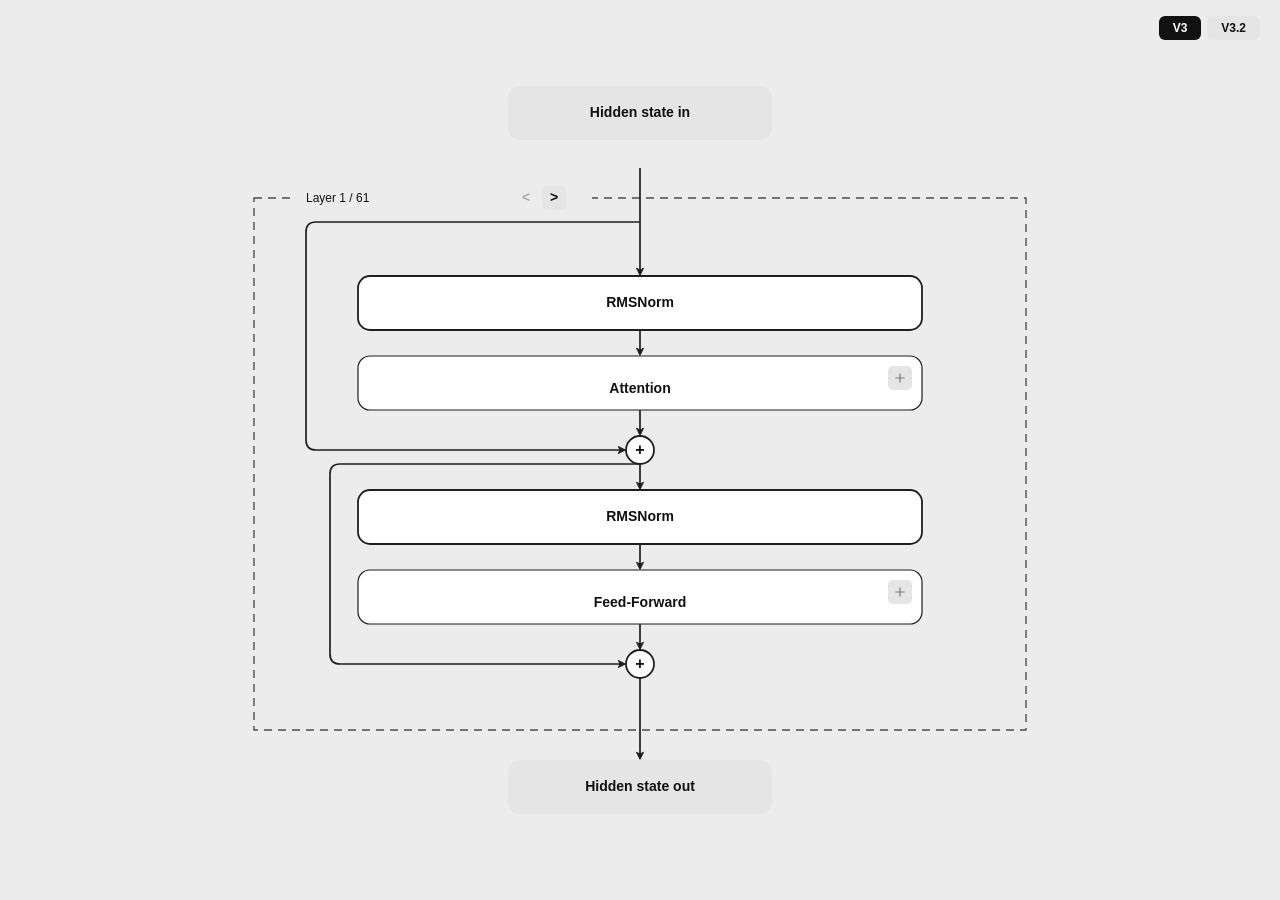
<file: index.html>
<!doctype html>
<html lang="zh-CN">
  <head>
    <meta charset="utf-8" />
    <meta name="viewport" content="width=device-width, initial-scale=1" />
    <title>DeepSeek V3 X6 Flowchart MVP</title>
    <link rel="stylesheet" href="./styles.css" />
    <script defer src="./x6.min.js"></script>
    <script defer src="./data.js"></script>
    <script defer src="./app.js"></script>
  </head>
  <body>
    <header class="model-picker">
      <button id="btn-v3" class="model-btn active">V3</button>
      <button id="btn-v3_2" class="model-btn">V3.2</button>
    </header>
    <main id="app" class="app-root" aria-live="polite"></main>
  </body>
</html>
</file>
<file: styles.css>
:root {
  --bg: #ececec;
  --ink: #111111;
  --line: #1f1f1f;
  --muted: #5e5e5e;
  --paper: #ffffff;
  --paper-alt: #f6f6f6;
  --selected: #111111;
  --selected-ink: #ffffff;
  --sans: "IBM Plex Sans", "PingFang SC", "Hiragino Sans GB", "Noto Sans CJK SC", sans-serif;
}

* {
  box-sizing: border-box;
}

html,
body {
  margin: 0;
  min-height: 100%;
  background: var(--bg);
  color: var(--ink);
  font-family: var(--sans);
}

body {
  overflow: hidden;
}

.app-root,
.graph-shell,
.graph-canvas {
  width: 100vw;
  height: 100vh;
}

.graph-shell {
  position: relative;
  background: var(--bg);
}

.graph-canvas {
  position: relative;
  touch-action: none;
}

.x6-graph {
  background: var(--bg);
}

.x6-node text,
.x6-edge text {
  font-family: var(--sans);
}

.model-picker {
  position: fixed;
  top: 16px;
  right: 20px;
  z-index: 100;
  display: flex;
  gap: 6px;
}

.model-btn {
  padding: 5px 14px;
  border: none;
  border-radius: 6px;
  font-family: var(--sans);
  font-size: 12px;
  font-weight: 700;
  cursor: pointer;
  background: #e5e5e5;
  color: var(--ink);
  transition: background 0.15s, color 0.15s;
}

.model-btn.active {
  background: var(--ink);
  color: #ffffff;
}
</file>
